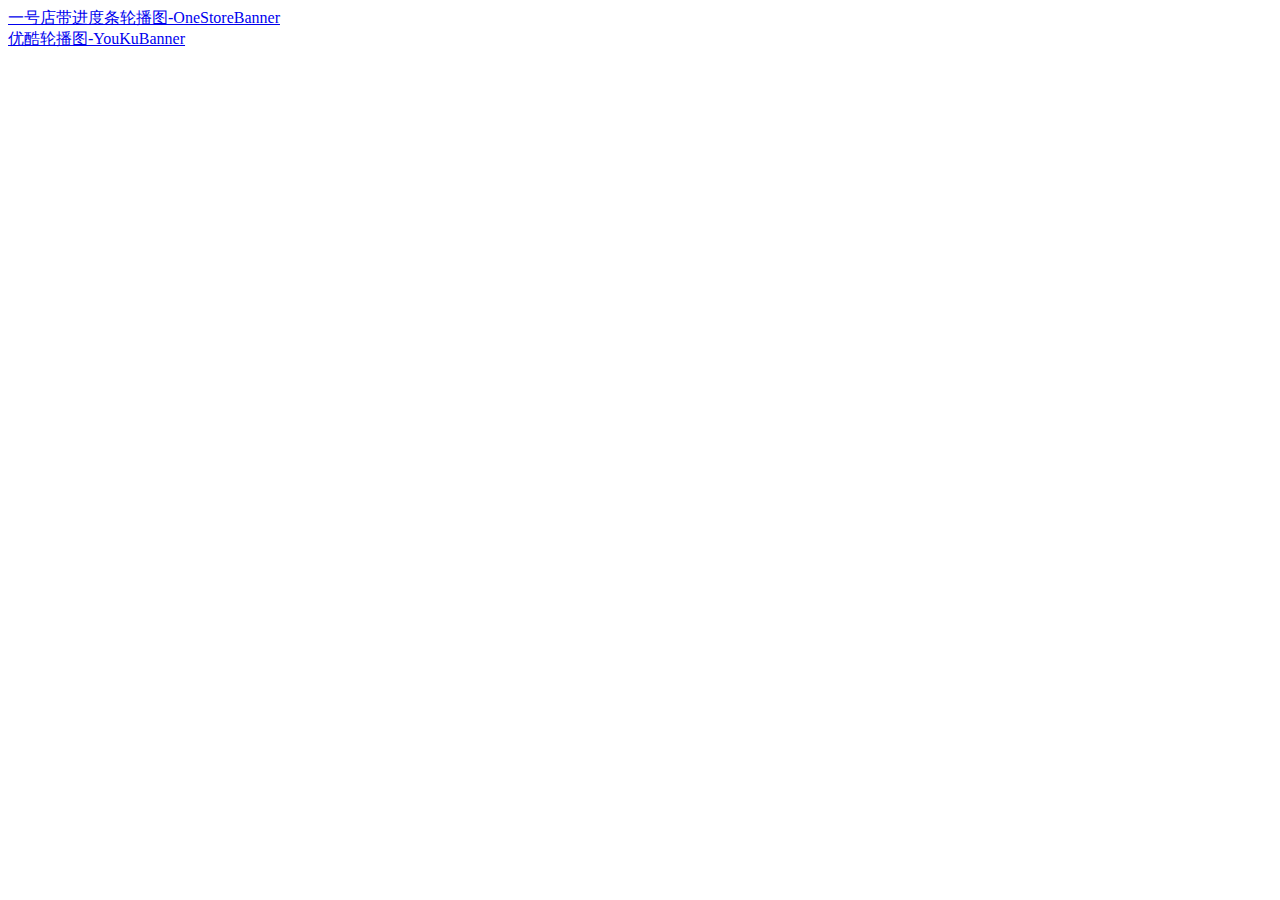
<file: demos/Banner/Banner.html>
<!DOCTYPE html>
<html lang="en">
<head>
    <meta charset="UTF-8">
    <title>轮播图</title>
</head>
<body>

<div>
    <a target="_blank" href="OneStoreBanner/OneStoreBanner.html">一号店带进度条轮播图-OneStoreBanner</a><br>
    <a target="_blank" href="YouKuBanner/YouKuBanner.html">优酷轮播图-YouKuBanner</a><br>

</div>

</body>
</html>
</file>
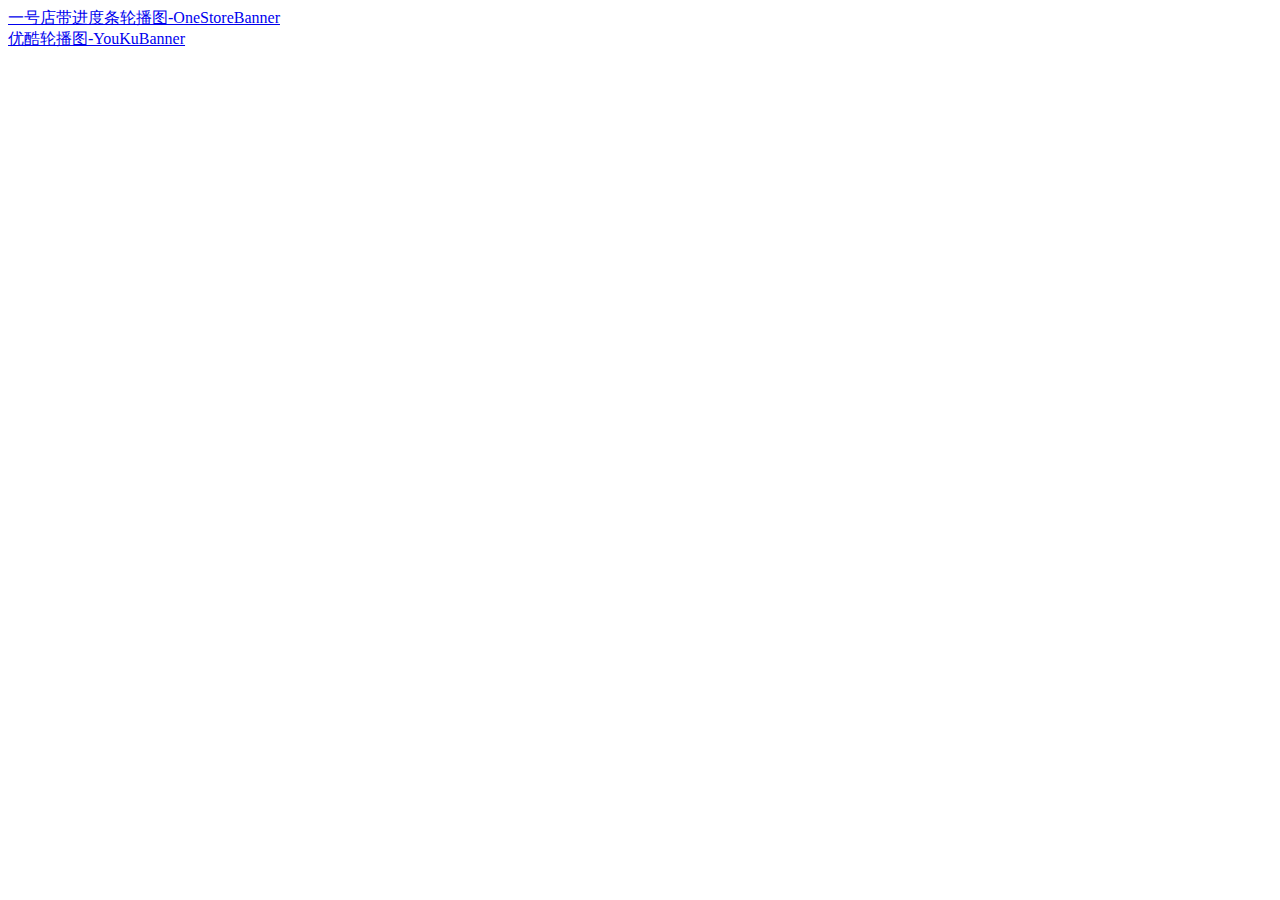
<file: demos/Loading/Loading.html>
<!DOCTYPE html>
<html lang="en">
<head>
    <meta charset="UTF-8">
    <title>Loading</title>
</head>
<body>

<div>
    <a target="_blank" href="OneStoreBanner/OneStoreBanner.html">一号店带进度条轮播图-OneStoreBanner</a><br>
    <a target="_blank" href="YouKuBanner/YouKuBanner.html">优酷轮播图-YouKuBanner</a><br>
</div>

</body>
</html>
</file>
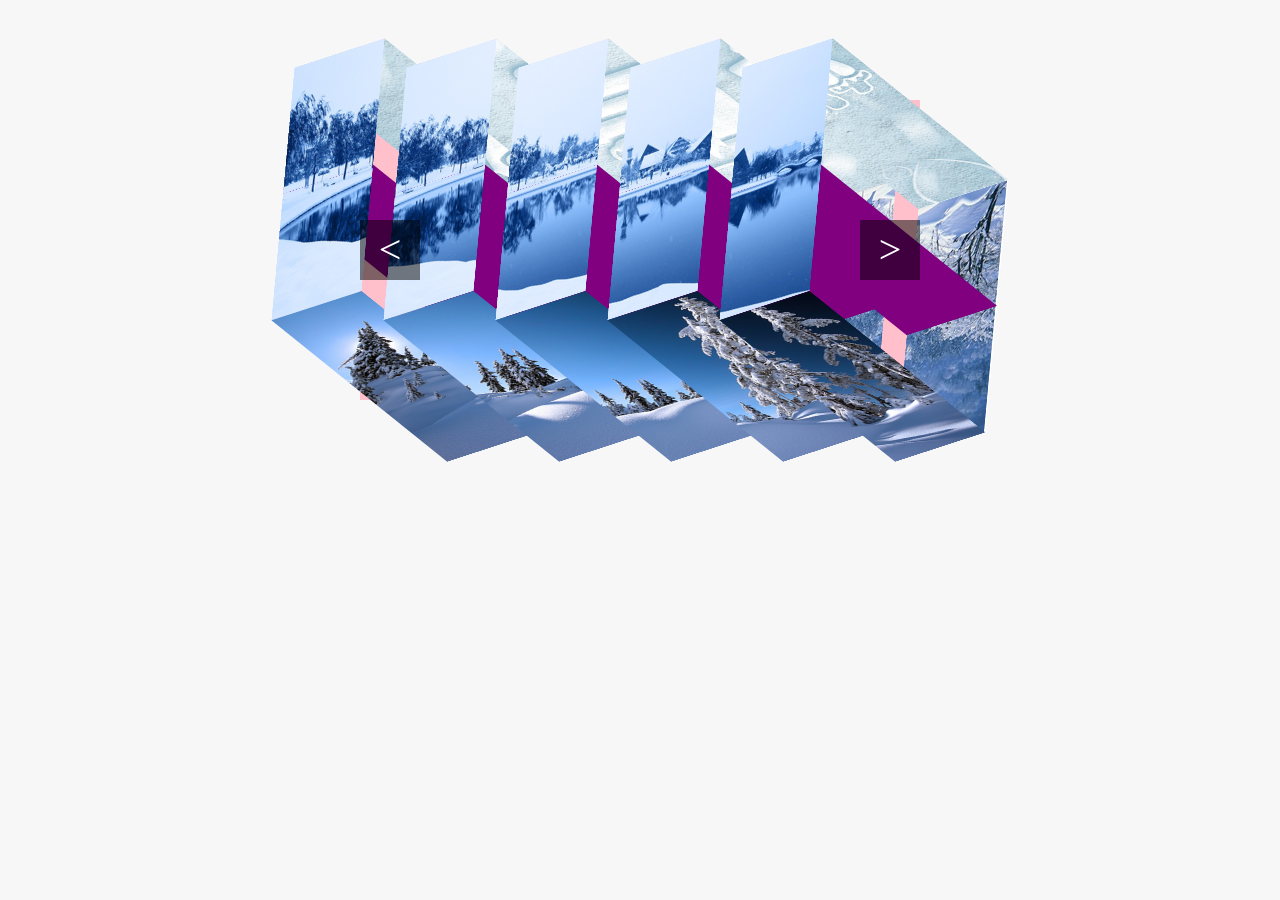
<file: demos/Banner/3DBanner/3DBanner.html>
<!DOCTYPE html>
<html lang="en">
<head>
    <meta charset="UTF-8">
    <title>CSS3 3D切割轮播图</title>
    <style>
        * {
            margin: 0;
            padding: 0;
        }

        ul{
            list-style: none;
            height: 100%;
        }

        body {
            margin: 0;
            padding-top: 0;
            background-color: #F7F7F7;
        }

        .cut {
            width: 560px;
            height: 300px;
            margin: 100px auto;
            background-color: pink;
            position: relative;
        }

        .prev, .next {
            display: block;
            width: 60px;
            height: 60px;
            text-align: center;
            line-height: 60px;
            margin-top: -30px;
            font-size: 40px;
            color: #FFF;
            text-decoration: none;
            background-color: rgba(0, 0, 0, 0.5);
            position: absolute;
            top: 50%;
        }

        .next {
            right: 0;
        }

        .cut li {
            width: 112px;
            height: 100%;
            background-color: purple;
            position: absolute;
            top: 0;
            transition: all 1s ease-in-out;
            transform-style: preserve-3d;
            /*这句需注释*/
            transform: rotateZ(-18deg) rotateY(-32deg) rotateX(-51deg);
        }

        .cut li div {
            width: 100%;
            height: 100%;
            position: absolute;
            top: 0;
            left: 0;
        }

        /*5个li里所有第一个div*/
        .cut li div:nth-child(1) {
            background: url(images/1.png) no-repeat;
            transform: rotateX(0deg) translateZ(150px);
        }

        .cut li div:nth-child(2) {
            background: url(images/2.png) no-repeat;
            transform: rotateX(-90deg) translateZ(150px);
        }

        .cut li div:nth-child(3) {
            background: url(images/3.png) no-repeat;
            transform: rotateX(-180deg) translateZ(150px);
        }

        .cut li div:nth-child(4) {
            background: url(images/4.png) no-repeat;
            transform: rotateX(-270deg) translateZ(150px);
        }

    </style>
</head>
<body>

<!--思路，5个li横向5等分
难点：translateZ都是以正面为基准，第一个div是往里偏移150，第三个div旋转后是反的，往外偏移150
第二个div旋转90度后，正面朝上，translateZ都是以正面为基准，是向上移动150，
第四个div旋转180度朝下的，translateZ向下偏移150-->

<div class="cut">
    <ul>
        <li>
            <div></div>
            <div></div>
            <div></div>
            <div></div>
        </li>
        <li>
            <div></div>
            <div></div>
            <div></div>
            <div></div>
        </li>
        <li>
            <div></div>
            <div></div>
            <div></div>
            <div></div>
        </li>
        <li>
            <div></div>
            <div></div>
            <div></div>
            <div></div>
        </li>
        <li>
            <div></div>
            <div></div>
            <div></div>
            <div></div>
        </li>
    </ul>
    <a class="prev">&lt;</a>
    <a class="next">&gt;</a>
</div>

<script src="../../../js/jquery-1.11.1.min.js"></script>

<script type="text/javascript">
    $(function () {
        $("li").each(function (index, ele) {
            $(this).css({"left": 560 / 5 * index, "transition-delay": index * 0.2 + "s"});
            $(this).find("div").css({backgroundPosition: -560 / 5 * index + "px 0"});
        });
        var num = 0;
        $(".next").on("click", function () {
            num++;
            $("li").css("transform", "rotateX(" + num * 90 + "deg)");
        });
        $(".prev").on("click", function () {
            num--;
            $("li").css("transform", "rotateX(" + num * 90 + "deg)");
        });
    });
</script>

</body>
</html>
</file>
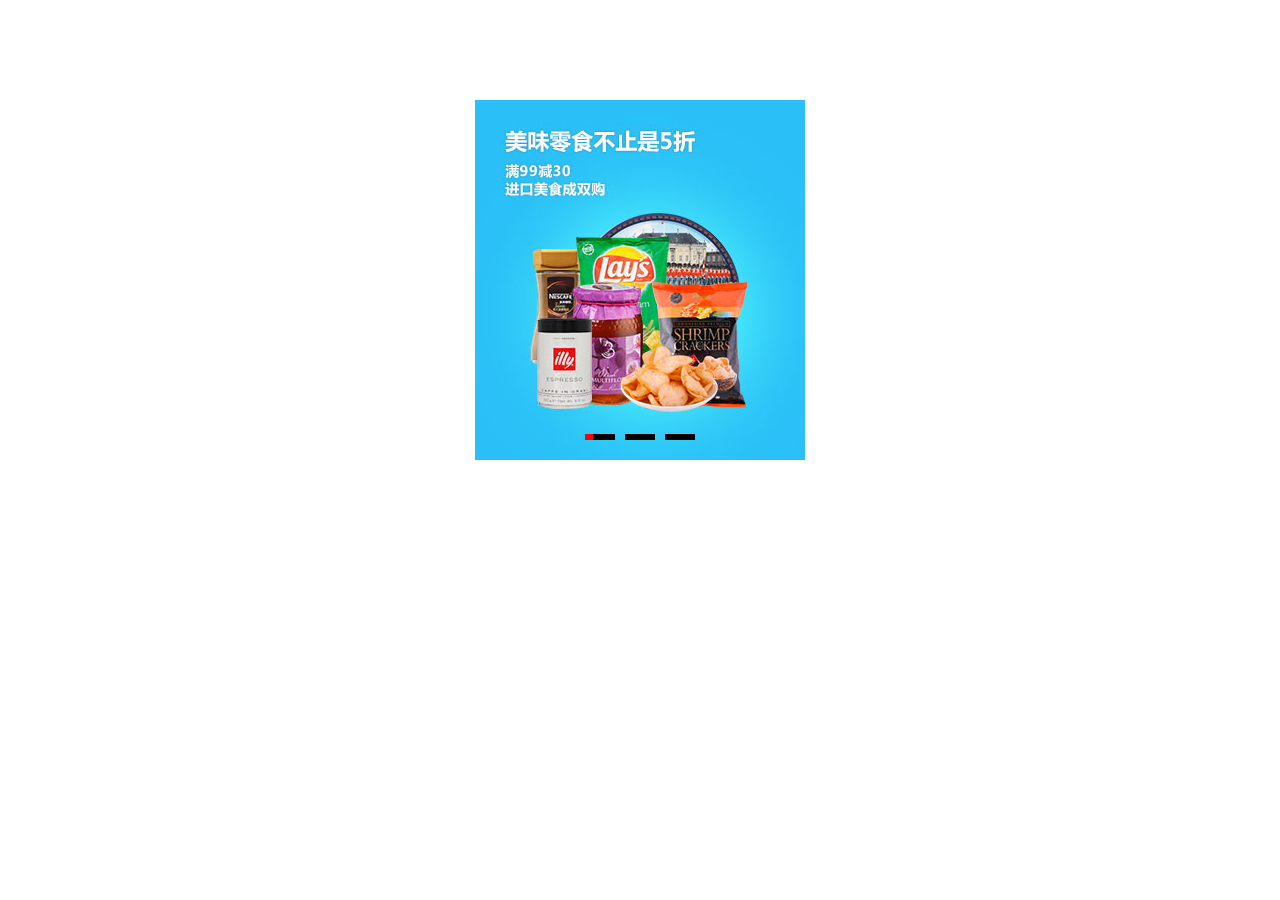
<file: demos/Banner/OneStoreBanner/OneStoreBanner.html>
<!DOCTYPE html>
<html lang="en">
<head>
    <meta charset="UTF-8">
    <!--网页文档的三要素-->
    <title>一号店带进度条的轮播特效</title>
    <meta name="keywords" content="关键词:提供给搜索引擎搜索网站">
    <meta name="description" content="描述:对网页内容的大概介绍">

    <style>
        body, ul, li, p {
            margin: 0;
            padding: 0;
            /*
                单独设置:
                margin-top:上
                margin-bottom:下
                margin-left:左
                margin-right:右

                统一设置
                margin:10px;上下左右都相等10
                margin:10px 20px;上下10  左右20
                margin:10px 20px 30px;上10 左右20 下 30
                margin:10px 20px 30px 40px;顺时针方向 上右下左
            */
        }

        #box {
            position: relative; /*相对定位:参考物  相对于自己的位置定位*/
            width: 330px; /*宽度*/
            height: 360px; /*高度*/
            background: red; /*背景颜色*/
            margin: 100px auto; /*上下100px 左右自动(居中)*/
            overflow: hidden; /*超出隐藏*/
        }

        #box ul.img { /* . class类选择器*/
            position: relative; /*相对定位*/
            left: 0;
            width: 990px;
        }

        #box ul.img li { /*混合选择器*/
            list-style: none; /*去除前面的小黑圆点*/
            float: left; /*浮动：与父元素左端对齐依次的往右端显示 显示不下就换行显示  漂浮起来了 原来所占据的空间不存在了*/
        }

        #box ul.icon {
            position: absolute; /*绝对定位:漂浮起来了  层级 相对于有定位属性(relative absolute fixed)的最近的父元素定位*/
            left: 110px; /*距离参考物左端的距离*/
            bottom: 20px; /*距离参考物下端的距离*/
        }

        #box ul.icon li {
            width: 30px;
            height: 6px;
            background: #000;
            float: left;
            margin-right: 10px;
            list-style: none;
        }

        #box ul.icon li p {
            width: 0;
            height: 6px;
            background: red;
        }

    </style>
</head>
<body>

<div id="box">
    <ul class="img">
        <li><img src="images/1.jpg"></li>
        <li><img src="images/2.jpg"></li>
        <li><img src="images/3.jpg"></li>
    </ul>
    <ul class="icon">
        <li><p></p></li>
        <li><p></p></li>
        <li><p></p></li>
    </ul>
</div>

<script src="../../../js/jquery-1.11.1.min.js"></script>

<script>
    var n = 0;//全局变量
    var timer = null;
    var $p = $("#box ul.icon li p");//把p存储的地址赋值给$p这个变量
    var $img = $("#box ul.img");

    $("ul.icon li").hover(function () {//鼠标移上去实现什么效果
        //获取鼠标移上去的图标的索引 $(this)鼠标移到谁上面就指代谁
        n = $(this).index();
        //eq(n)获取到索引为n的p
        $(this).find("p").css("width", "30px").parent().siblings().find("p").css("width", "0px");
        $img.animate({"left": -330 * n + "px"}, 500);
        n += 1;
    });

    //鼠标移动到大盒子上面停止定时器
    $("#box").hover(function () {//鼠标移上去停止定时器
        clearInterval(timer);//清楚定时器
        $p.eq(n - 1).stop().css("width", "30px");
    }, function () {//鼠标移开开启定时器
        $p.eq(n - 1).stop().css("width", "0px");
        n -= 1;//让n减去一个1
        auto();
        timer = setInterval(auto, 2500);
    });

    timer = setInterval(auto, 2500);

    auto();

    function auto() {
        $p.eq(n).animate({"width": "30px"}, 2000, function () {
            //等动画执行完成再执行什么
            $(this).css("width", "0px");
            //animate()自定义动画500毫秒
            $img.animate({"left": -330 * n + "px"}, 500);
        });
        n++;//n= n+1
        n %= 3;// 0/3 = 0 余0     1/3 = 0余1     2/3 = 0 余2     3/3 = 1余0      4/3=1 余1
        /*if (n>2)//0 1 2
         {
         n = 0
         }*/
    }
</script>

</body>
</html>
</file>
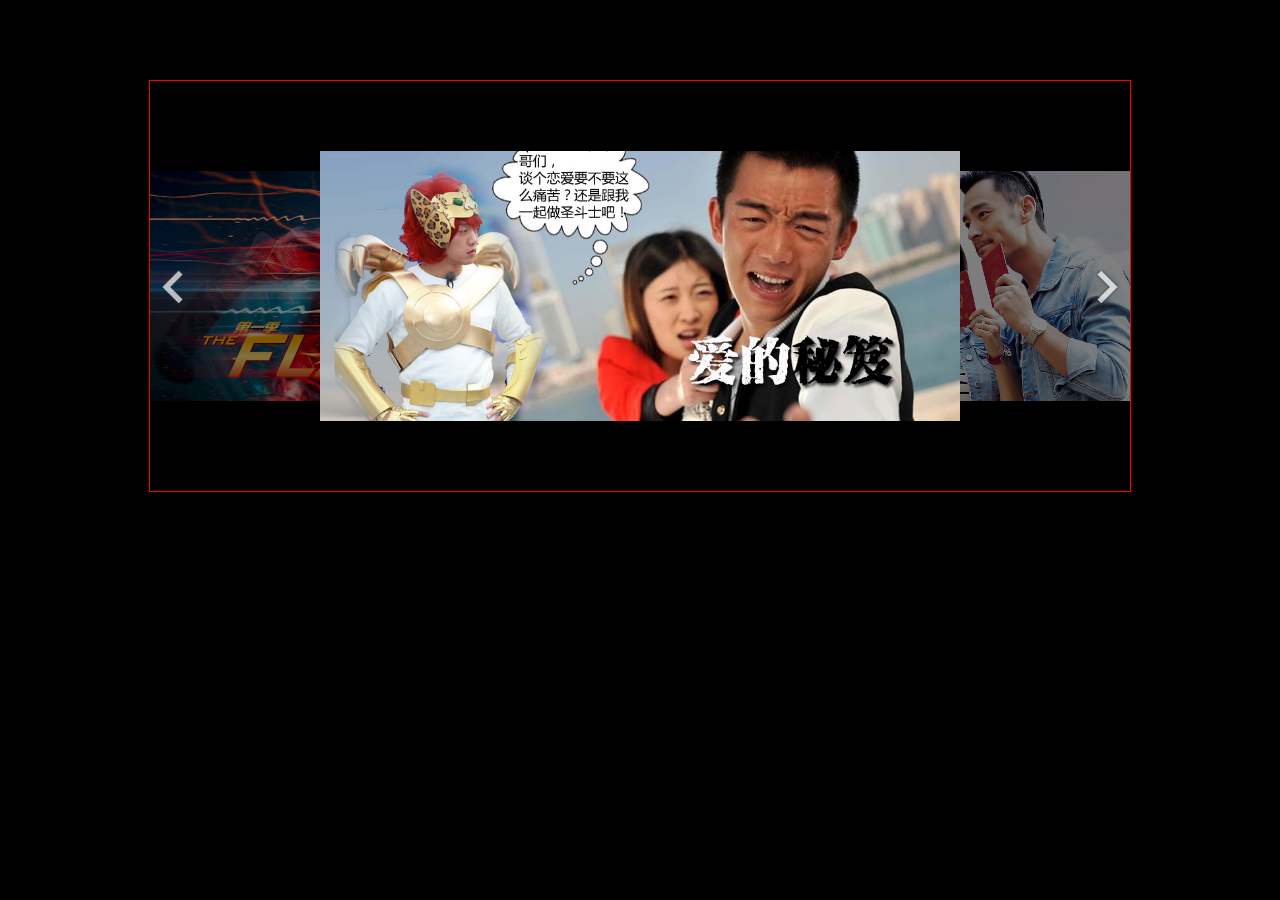
<file: demos/Banner/YouKuBanner/YouKuBanner.html>
<!DOCTYPE html>
<html lang="en">
<head>
    <meta charset="UTF-8">
    <title>优酷3d轮播图</title>
    <meta name="keywords" content="关键词:提供给搜索引擎搜索网站">
    <meta name="description" content="描述:对网页内容的大概介绍">

    <style>
        body {
            background: #000;
        }

        * {
            margin: 0;
            padding: 0;
            list-style: none;
        }

        .flash {
            position: relative;
            width: 980px;
            height: 410px;
            border: 1px solid red;
            margin: 80px auto;
        }

        .flash .left {
            position: absolute;
            left: 0;
            top: 50%;
            margin-top: -22px;
            z-index: 12;
        }

        .flash .right {
            position: absolute;
            right: 0;
            top: 50%;
            margin-top: -22px;
            z-index: 12;
        }

        .flash ul li {
            position: absolute;
            background: black;
        }

        .flash ul li img {
            width: 100%;
            height: 100%;
        }

        .flash ul li.cs1 {
            width: 640px;
            height: 270px;
            z-index: 11;
            left: 170px;
            top: 70px;
        }

        .flash ul li.cs1 img {
            opacity: 1;
        }

        .flash ul li.cs2 {
            width: 540px;
            height: 230px;
            z-index: 8;
            right: 0;
            top: 90px;
        }

        .flash ul li.cs2 img {
            opacity: 0.5;
        }

        .flash ul li.cs3 {
            width: 540px;
            height: 230px;
            z-index: 8;
            left: 0;
            top: 90px;
        }

        .flash ul li.cs3 img {
            opacity: 0.5;
        }

        .flash ul li.cs {
            width: 540px;
            height: 230px;
            top: 90px;
            left: 200px;
        }
    </style>
</head>
<body>

<div class="flash">
    <img class="left" src="images/left.png" alt="">
    <img class="right" src="images/right.png" alt="">
    <ul>
        <li class="cs1"><img src="images/1.jpg" alt=""></li>
        <li class="cs2"><img src="images/2.jpg" alt=""></li>
        <li class="cs"><img src="images/3.jpg" alt=""></li>
        <li class="cs"><img src="images/4.jpg" alt=""></li>
        <li class="cs"><img src="images/5.jpg" alt=""></li>
        <li class="cs"><img src="images/6.jpg" alt=""></li>
        <li class="cs"><img src="images/7.jpg" alt=""></li>
        <li class="cs"><img src="images/8.jpg" alt=""></li>
        <li class="cs"><img src="images/9.jpg" alt=""></li>
        <li class="cs3"><img src="images/10.jpg" alt=""></li>
    </ul>
</div>

<script src="../../../js/jquery-1.11.1.min.js"></script>

<script type="text/javascript">
    var arrwith = [];
    var arrheight = [];
    var arrtop = [];
    var arrleft = [];
    var arrright = [];
    var arrOpacity = [];
    var arrZindex = [];
    var a = 0;
    var obj = $(".flash ul li");

    $(".flash .right").click(function () {
        z(1);
    });

    $(".flash .left").click(function () {
        z(-1);
    });

    function z(pk) {
        for (var i = 0; i < obj.length; i++) {
            arrwith[i] = obj.eq(i).css('width');
            arrheight[i] = obj.eq(i).css('height');
            arrtop[i] = obj.eq(i).css('top');
            arrleft[i] = obj.eq(i).css('left');
            arrright[i] = obj.eq(i).css('right');
            arrOpacity[i] = obj.eq(i).find('img').css('opacity');
            arrZindex[i] = obj.eq(i).css('z-index');
        }

        for (var j = 0; j < obj.length; j++) {
            if (pk === -1) {   //往左
                if (j === 9) {
                    a = 0;
                } else {
                    a = j + 1;
                }
            } else if (pk === 1) { //往右
                if (j === 0) {
                    a = 9;
                } else {
                    a = j - 1;
                }
            }

            obj.eq(j).find('img').css({'opacity': arrOpacity[a]});
            obj.eq(j).css({'z-index': arrZindex[a]});
            obj.eq(j).animate({
                'width': arrwith[a],
                'height': arrheight[a],
                'top': arrtop[a],
                'left': arrleft[a]
            }, 500);
        }
    }
</script>

</body>
</html>
</file>
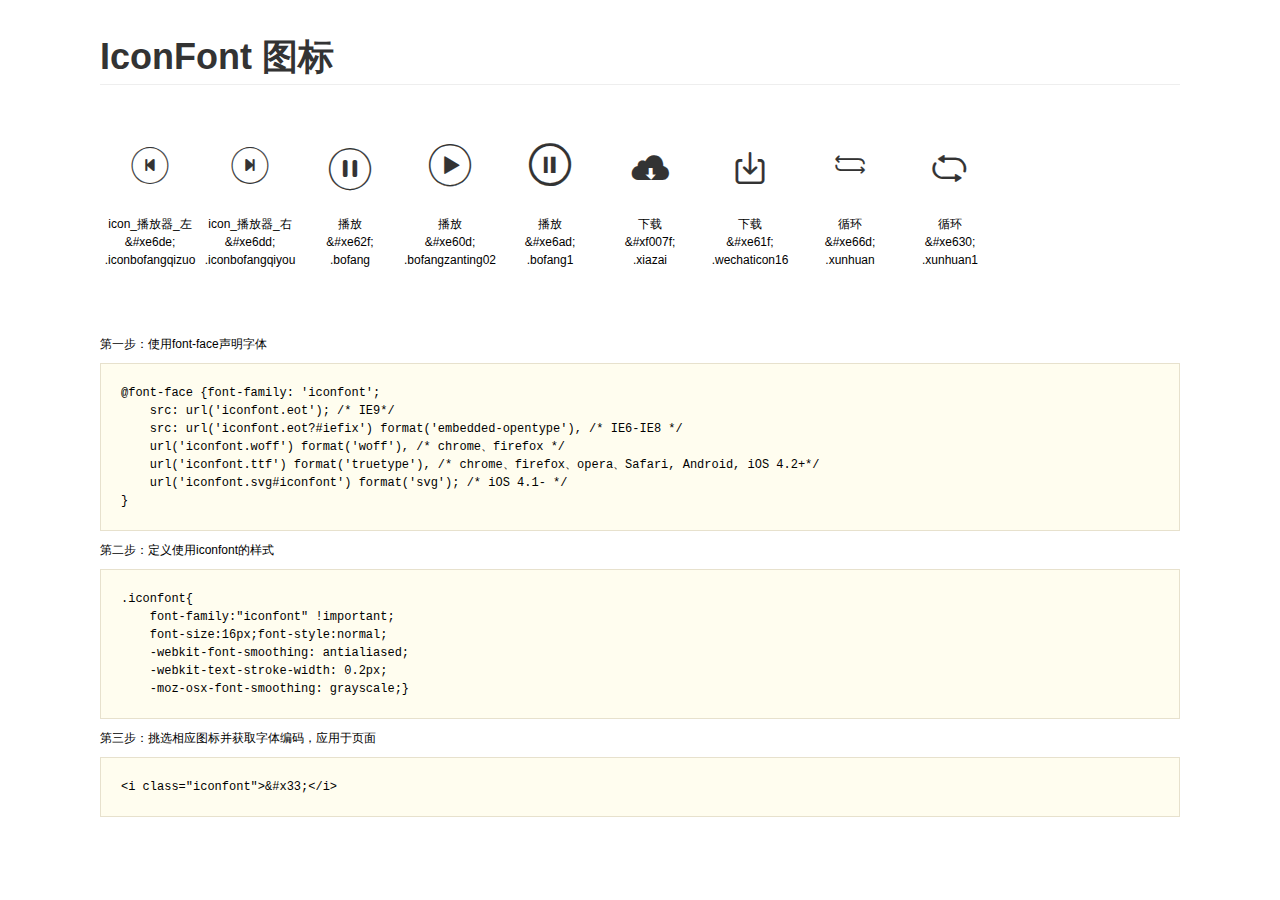
<file: demos/Others/MobileMusicPlayer/iconfont/demo.html>
<!DOCTYPE html>
<html>
<head>
    <meta charset="utf-8"/>
    <title>IconFont</title>
    <link rel="stylesheet" href="demo.css">
    <link rel="stylesheet" href="iconfont.css">
</head>
<body>
<div class="main">
    <h1>IconFont 图标</h1>
    <ul class="icon_lists clear">

        <li>
            <i class="icon iconfont">&#xe6de;</i>
            <div class="name">icon_播放器_左</div>
            <div class="code">&amp;#xe6de;</div>
            <div class="fontclass">.iconbofangqizuo</div>
        </li>

        <li>
            <i class="icon iconfont">&#xe6dd;</i>
            <div class="name">icon_播放器_右</div>
            <div class="code">&amp;#xe6dd;</div>
            <div class="fontclass">.iconbofangqiyou</div>
        </li>

        <li>
            <i class="icon iconfont">&#xe62f;</i>
            <div class="name">播放</div>
            <div class="code">&amp;#xe62f;</div>
            <div class="fontclass">.bofang</div>
        </li>

        <li>
            <i class="icon iconfont">&#xe60d;</i>
            <div class="name">播放</div>
            <div class="code">&amp;#xe60d;</div>
            <div class="fontclass">.bofangzanting02</div>
        </li>

        <li>
            <i class="icon iconfont">&#xe6ad;</i>
            <div class="name">播放</div>
            <div class="code">&amp;#xe6ad;</div>
            <div class="fontclass">.bofang1</div>
        </li>

        <li>
            <i class="icon iconfont">&#xf007f;</i>
            <div class="name">下载</div>
            <div class="code">&amp;#xf007f;</div>
            <div class="fontclass">.xiazai</div>
        </li>

        <li>
            <i class="icon iconfont">&#xe61f;</i>
            <div class="name">下载</div>
            <div class="code">&amp;#xe61f;</div>
            <div class="fontclass">.wechaticon16</div>
        </li>

        <li>
            <i class="icon iconfont">&#xe66d;</i>
            <div class="name">循环</div>
            <div class="code">&amp;#xe66d;</div>
            <div class="fontclass">.xunhuan</div>
        </li>

        <li>
            <i class="icon iconfont">&#xe630;</i>
            <div class="name">循环</div>
            <div class="code">&amp;#xe630;</div>
            <div class="fontclass">.xunhuan1</div>
        </li>

    </ul>

    <div class="helps">
        第一步：使用font-face声明字体
        <pre>
@font-face {font-family: 'iconfont';
    src: url('iconfont.eot'); /* IE9*/
    src: url('iconfont.eot?#iefix') format('embedded-opentype'), /* IE6-IE8 */
    url('iconfont.woff') format('woff'), /* chrome、firefox */
    url('iconfont.ttf') format('truetype'), /* chrome、firefox、opera、Safari, Android, iOS 4.2+*/
    url('iconfont.svg#iconfont') format('svg'); /* iOS 4.1- */
}
</pre>
        第二步：定义使用iconfont的样式
        <pre>
.iconfont{
    font-family:"iconfont" !important;
    font-size:16px;font-style:normal;
    -webkit-font-smoothing: antialiased;
    -webkit-text-stroke-width: 0.2px;
    -moz-osx-font-smoothing: grayscale;}
</pre>
        第三步：挑选相应图标并获取字体编码，应用于页面
        <pre>
&lt;i class="iconfont"&gt;&amp;#x33;&lt;/i&gt;
</pre>
    </div>

</div>
</body>
</html>
</file>
<file: demos/Others/MobileMusicPlayer/iconfont/iconfont.css>
@font-face {font-family: "iconfont";
  src: url('iconfont.eot?t=1476689045'); /* IE9*/
  src: url('iconfont.eot?t=1476689045#iefix') format('embedded-opentype'), /* IE6-IE8 */
  url('iconfont.woff?t=1476689045') format('woff'), /* chrome, firefox */
  url('iconfont.ttf?t=1476689045') format('truetype'), /* chrome, firefox, opera, Safari, Android, iOS 4.2+*/
  url('iconfont.svg?t=1476689045#iconfont') format('svg'); /* iOS 4.1- */
}

.iconfont {
  font-family:"iconfont" !important;
  font-size:16px;
  font-style:normal;
  -webkit-font-smoothing: antialiased;
  -webkit-text-stroke-width: 0.2px;
  -moz-osx-font-smoothing: grayscale;
}
.icon-iconbofangqizuo:before { content: "\e6de"; }
.icon-iconbofangqiyou:before { content: "\e6dd"; }
.icon-bofang:before { content: "\e62f"; }
.icon-bofangzanting02:before { content: "\e60d"; }
.icon-bofang1:before { content: "\e6ad"; }
.icon-xiazai:before { content: "\f007f"; }
.icon-wechaticon16:before { content: "\e61f"; }
.icon-xunhuan:before { content: "\e66d"; }
.icon-xunhuan1:before { content: "\e630"; }
</file>
<file: demos/Others/MobileMusicPlayer/iconfont/demo.css>
* {
    margin: 0;
    padding: 0;
    list-style: none;
}

/*
KISSY CSS Reset
理念：1. reset 的目的不是清除浏览器的默认样式，这仅是部分工作。清除和重置是紧密不可分的。
2. reset 的目的不是让默认样式在所有浏览器下一致，而是减少默认样式有可能带来的问题。
3. reset 期望提供一套普适通用的基础样式。但没有银弹，推荐根据具体需求，裁剪和修改后再使用。
特色：1. 适应中文；2. 基于最新主流浏览器。
维护：玉伯<lifesinger@gmail.com>, 正淳<ragecarrier@gmail.com>
 */

/** 清除内外边距 **/
body, h1, h2, h3, h4, h5, h6, hr, p, blockquote, /* structural elements 结构元素 */
dl, dt, dd, ul, ol, li, /* list elements 列表元素 */
pre, /* text formatting elements 文本格式元素 */
form, fieldset, legend, button, input, textarea, /* form elements 表单元素 */
th, td /* table elements 表格元素 */
{
    margin: 0;
    padding: 0;
}

/** 设置默认字体 **/
body,
button, input, select, textarea /* for ie */
{
    font: 12px/1.5 tahoma, arial, \5b8b\4f53, sans-serif;
}

h1, h2, h3, h4, h5, h6 {
    font-size: 100%;
}

address, cite, dfn, em, var {
    font-style: normal;
}

/* 将斜体扶正 */
code, kbd, pre, samp {
    font-family: courier new, courier, monospace;
}

/* 统一等宽字体 */
small {
    font-size: 12px;
}

/* 小于 12px 的中文很难阅读，让 small 正常化 */

/** 重置列表元素 **/
ul, ol {
    list-style: none;
}

/** 重置文本格式元素 **/
a {
    text-decoration: none;
}

a:hover {
    text-decoration: underline;
}

/** 重置表单元素 **/
legend {
    color: #000;
}

/* for ie6 */
fieldset, img {
    border: 0;
}

/* img 搭车：让链接里的 img 无边框 */
button, input, select, textarea {
    font-size: 100%;
}

/* 使得表单元素在 ie 下能继承字体大小 */
/* 注：optgroup 无法扶正 */

/** 重置表格元素 **/
table {
    border-collapse: collapse;
    border-spacing: 0;
}

/* 清除浮动 */
.ks-clear:after, .clear:after {
    content: '\20';
    display: block;
    height: 0;
    clear: both;
}

.ks-clear, .clear {
    *zoom: 1;
}

.main {
    padding: 30px 100px;
}

.main h1 {
    font-size: 36px;
    color: #333;
    text-align: left;
    margin-bottom: 30px;
    border-bottom: 1px solid #eee;
}

.helps {
    margin-top: 40px;
}

.helps pre {
    padding: 20px;
    margin: 10px 0;
    border: solid 1px #e7e1cd;
    background-color: #fffdef;
    overflow: auto;
}

.icon_lists li {
    float: left;
    width: 100px;
    height: 180px;
    text-align: center;
}

.icon_lists .icon {
    font-size: 42px;
    line-height: 100px;
    margin: 10px 0;
    color: #333;
    -webkit-transition: font-size 0.25s ease-out 0s;
    -moz-transition: font-size 0.25s ease-out 0s;
    transition: font-size 0.25s ease-out 0s;
}

.icon_lists .icon:hover {
    font-size: 100px;
}
</file>
